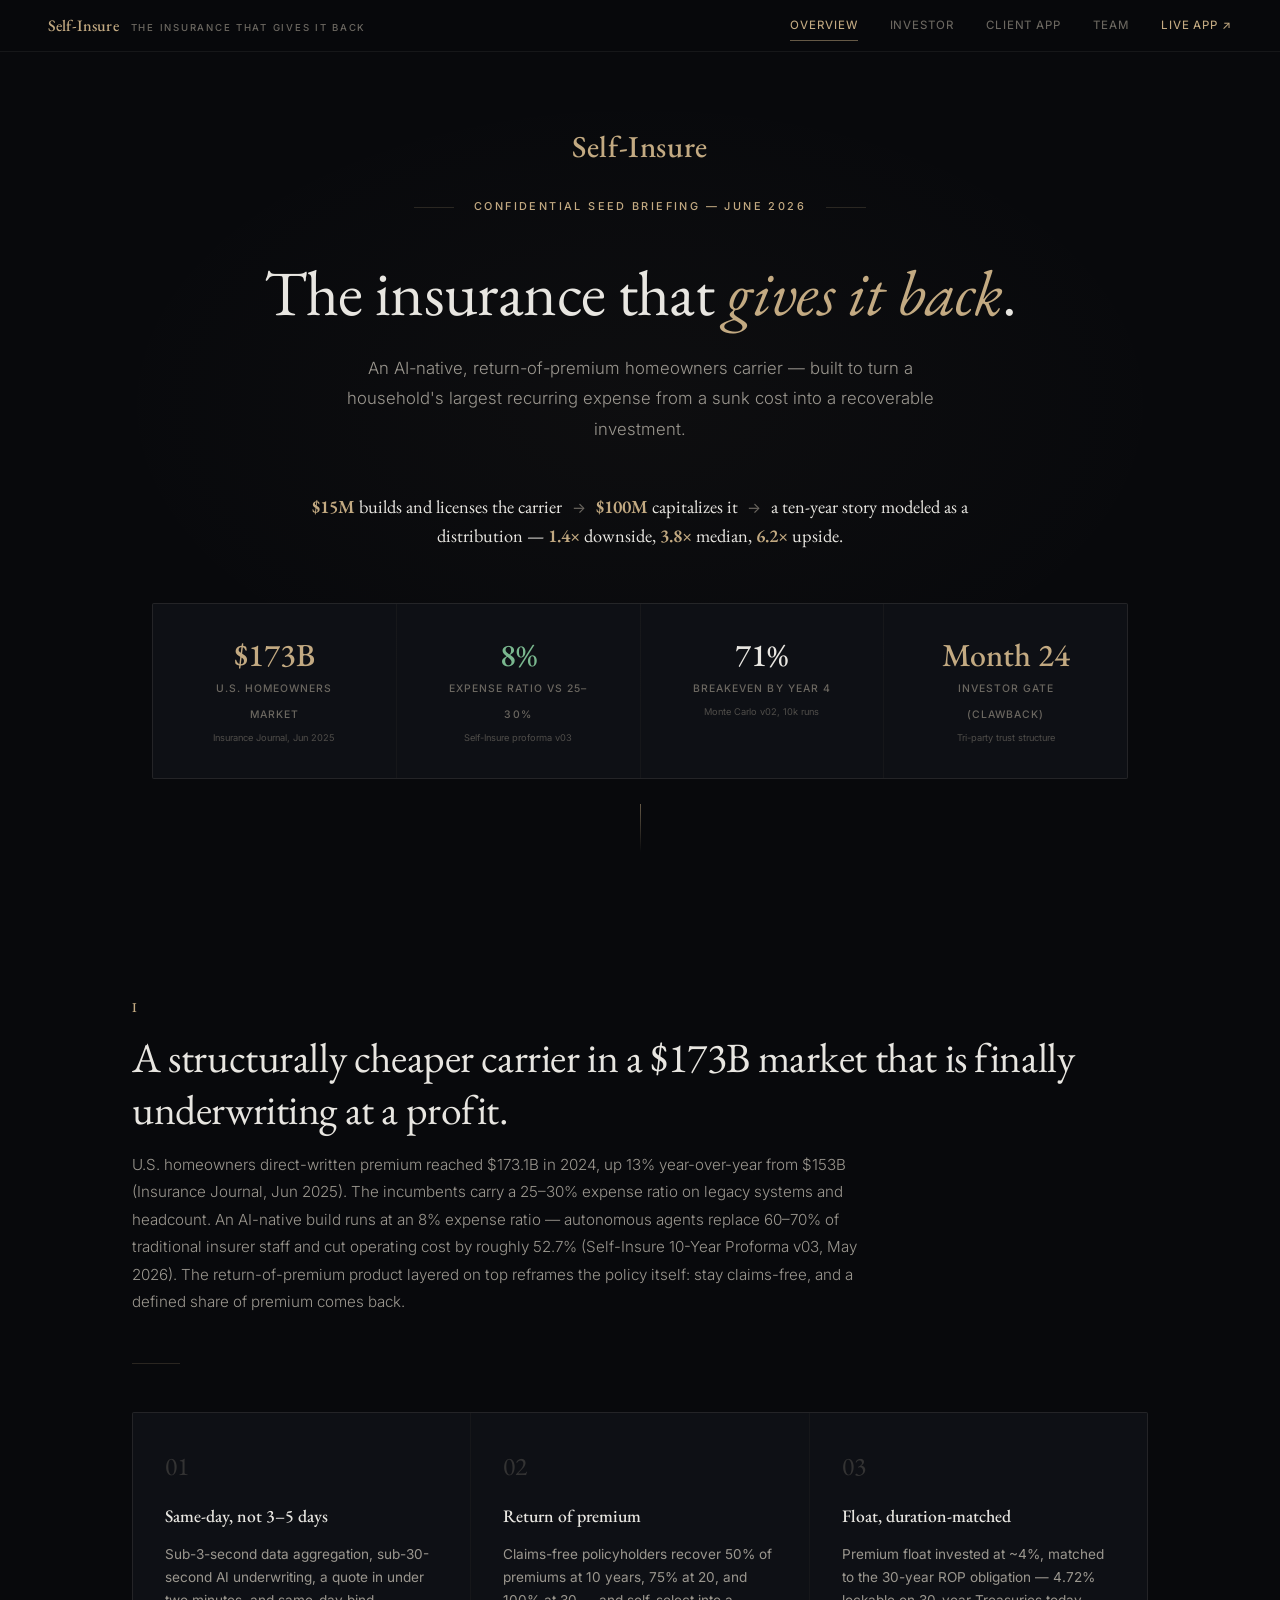
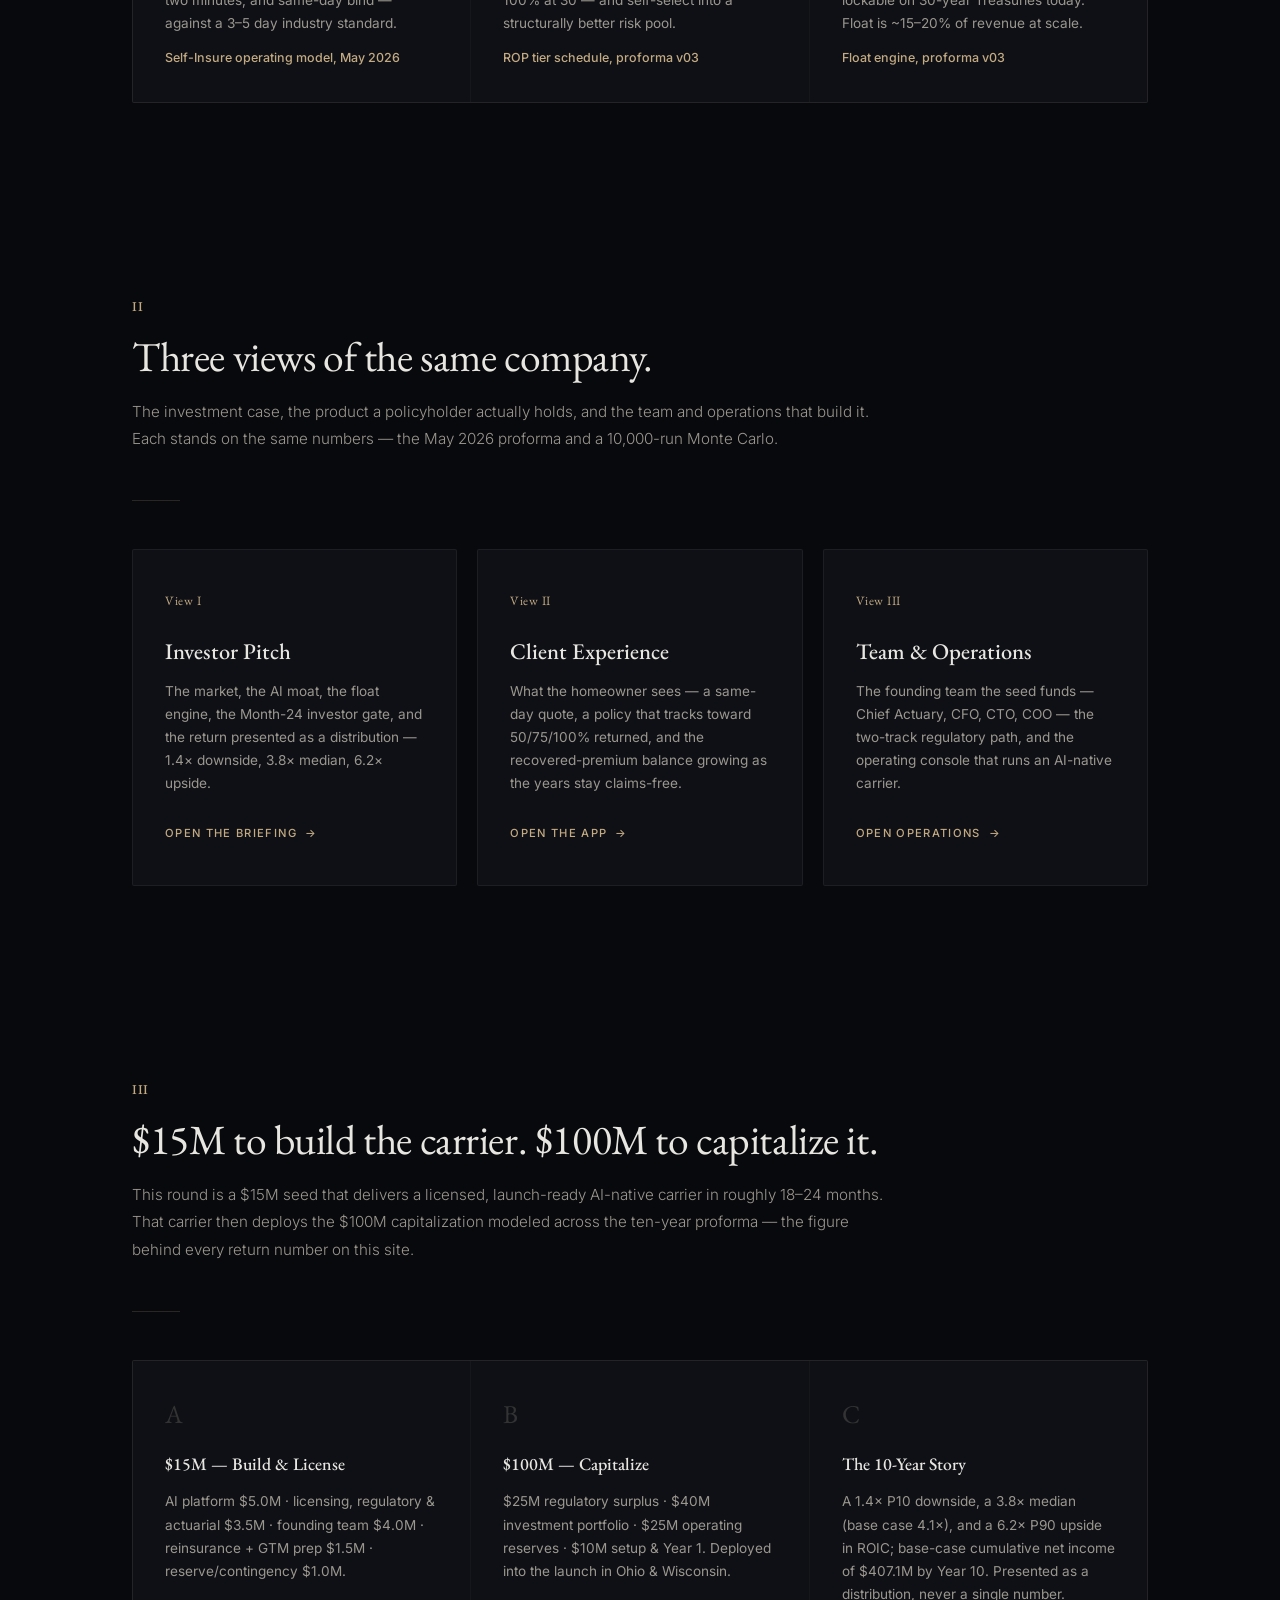
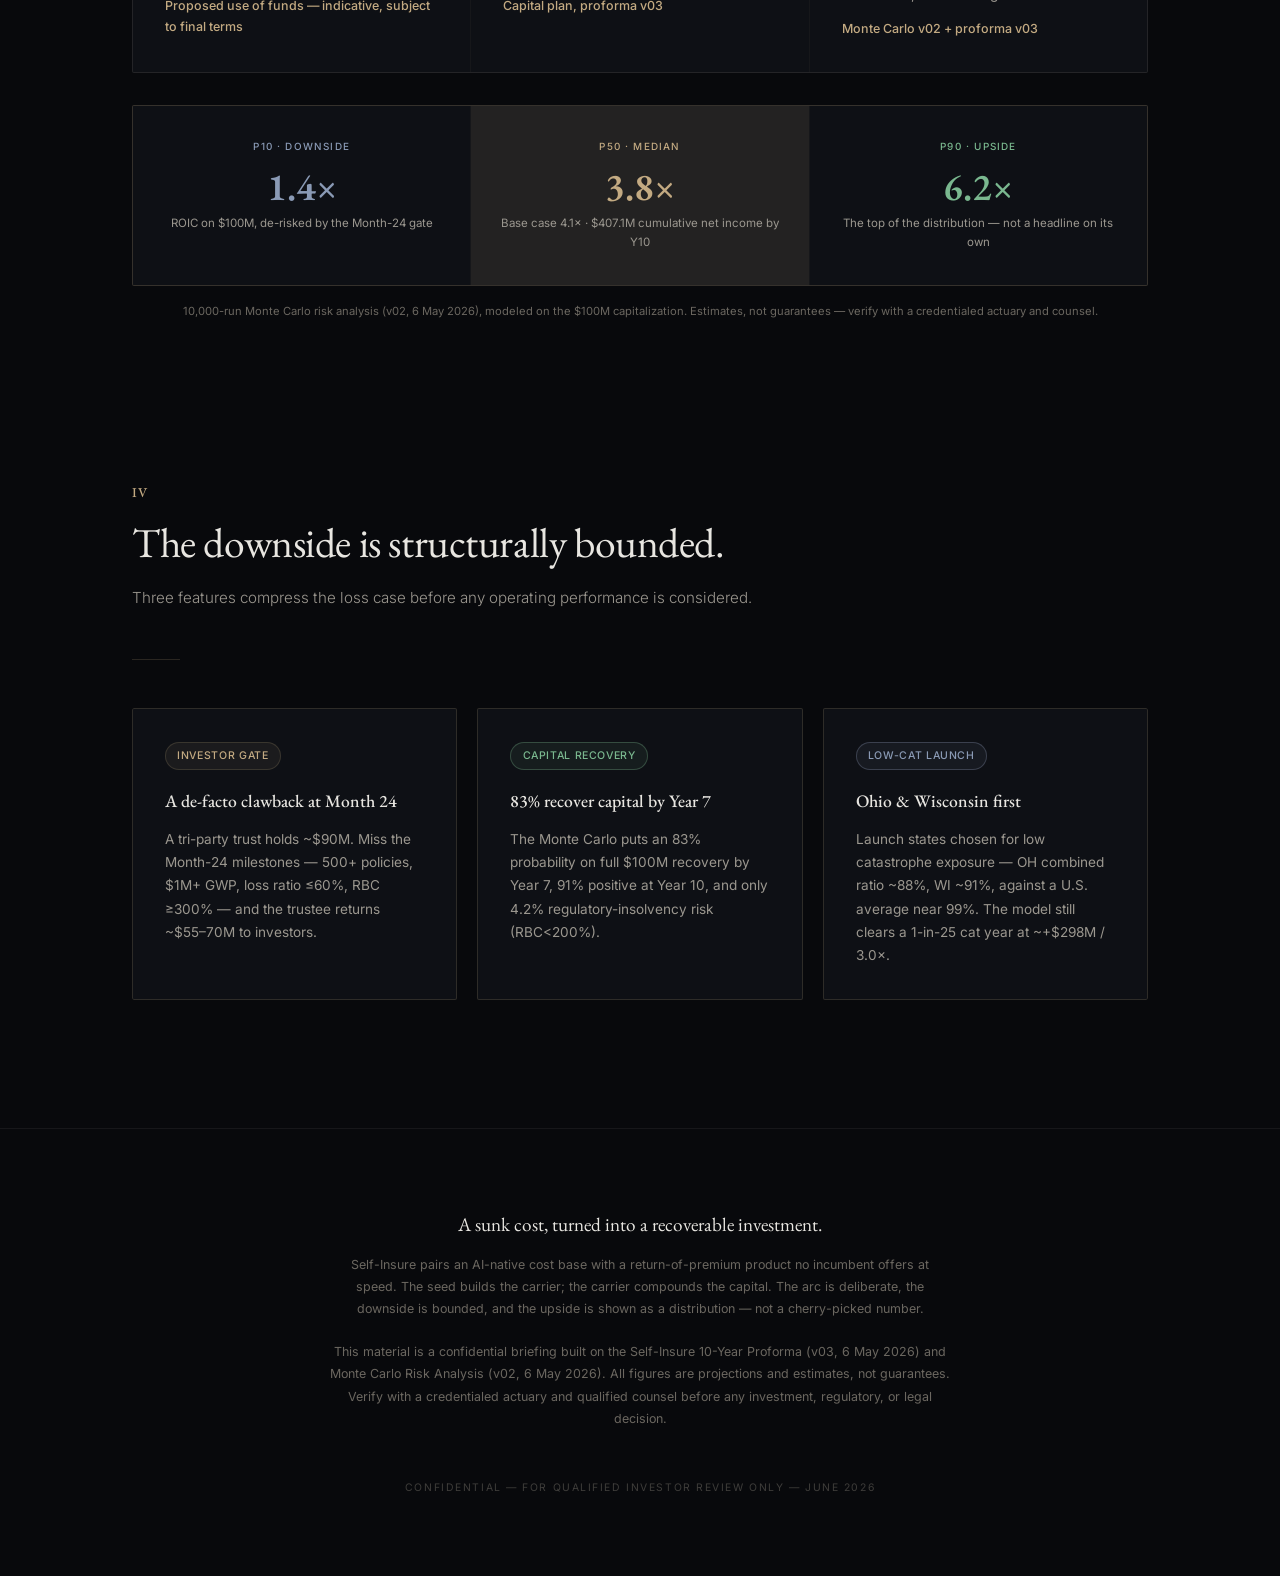
<file: demo/index.html>
<!DOCTYPE html>
<html lang="en">
<head>
<meta charset="UTF-8">
<meta name="viewport" content="width=device-width, initial-scale=1.0">
<title>Self-Insure — The Insurance That Gives It Back</title>
<meta name="description" content="An AI-native return-of-premium homeowners carrier. A $15M seed builds and licenses the carrier; $100M capitalizes it. A modeled return distribution of 1.4x (P10) to 6.2x (P90), 3.8x median.">
<link rel="preconnect" href="https://fonts.googleapis.com">
<link rel="preconnect" href="https://fonts.gstatic.com" crossorigin>
<link rel="stylesheet" href="styles.css">
</head>
<body>

<a class="skip-link" href="#main">Skip to content</a>

<!-- ═══════════════════════ PERSISTENT TOP NAV ═══════════════════════ -->
<nav class="nav">
  <a class="wm" href="index.html">Self-Insure<span class="tag">The Insurance That Gives It Back</span></a>
  <div class="nav-links">
    <a href="index.html">Overview</a>
    <a href="investor.html">Investor</a>
    <a href="app.html">Client App</a>
    <a href="team.html">Team</a>
    <a href="https://self-insure-portal.vercel.app" target="_blank" rel="noopener" style="color:var(--gold);">Live app ↗</a>
  </div>
</nav>

<!-- ═══════════════════════ HERO ═══════════════════════ -->
<header class="hero" id="main">
  <div class="wordmark">Self-Insure</div>
  <div class="hero-label">Confidential Seed Briefing — June 2026</div>
  <h1>The insurance that <em>gives it back</em>.</h1>
  <p class="sub">An AI-native, return-of-premium homeowners carrier — built to turn a household's largest recurring expense from a sunk cost into a recoverable investment.</p>

  <p class="arc">
    <strong>$15M</strong> builds and licenses the carrier <span class="arc-arrow">→</span>
    <strong>$100M</strong> capitalizes it <span class="arc-arrow">→</span>
    a ten-year story modeled as a distribution — <strong>1.4&times;</strong> downside, <strong>3.8&times;</strong> median, <strong>6.2&times;</strong> upside.
  </p>

  <!-- TIGHT METRICS STRIP -->
  <div class="metrics">
    <div class="metric">
      <span class="v color-gold">$173B</span>
      <span class="l">U.S. Homeowners Market</span>
      <span class="src">Insurance Journal, Jun 2025</span>
    </div>
    <div class="metric">
      <span class="v color-pos">8%</span>
      <span class="l">Expense Ratio vs 25–30%</span>
      <span class="src">Self-Insure proforma v03</span>
    </div>
    <div class="metric">
      <span class="v">71%</span>
      <span class="l">Breakeven by Year 4</span>
      <span class="src">Monte Carlo v02, 10k runs</span>
    </div>
    <div class="metric">
      <span class="v color-gold">Month 24</span>
      <span class="l">Investor Gate (Clawback)</span>
      <span class="src">Tri-party trust structure</span>
    </div>
  </div>

  <div class="scroll-line"></div>
</header>

<!-- ═══════════════════════ THESIS ═══════════════════════ -->
<section class="section" id="thesis">
  <div class="sn">I</div>
  <h2 class="st">A structurally cheaper carrier in a $173B market that is finally underwriting at a profit.</h2>
  <p class="sd sd--wide">U.S. homeowners direct-written premium reached $173.1B in 2024, up 13% year-over-year from $153B (Insurance Journal, Jun 2025). The incumbents carry a 25–30% expense ratio on legacy systems and headcount. An AI-native build runs at an 8% expense ratio — autonomous agents replace 60–70% of traditional insurer staff and cut operating cost by roughly 52.7% (Self-Insure 10-Year Proforma v03, May 2026). The return-of-premium product layered on top reframes the policy itself: stay claims-free, and a defined share of premium comes back.</p>
  <div class="rule"></div>

  <div class="grid-3">
    <div class="gc">
      <div class="cn">01</div>
      <h3>Same-day, not 3–5 days</h3>
      <p>Sub-3-second data aggregation, sub-30-second AI underwriting, a quote in under two minutes, and same-day bind — against a 3–5 day industry standard.</p>
      <span class="fig">Self-Insure operating model, May 2026</span>
    </div>
    <div class="gc">
      <div class="cn">02</div>
      <h3>Return of premium</h3>
      <p>Claims-free policyholders recover 50% of premiums at 10 years, 75% at 20, and 100% at 30 — and self-select into a structurally better risk pool.</p>
      <span class="fig">ROP tier schedule, proforma v03</span>
    </div>
    <div class="gc">
      <div class="cn">03</div>
      <h3>Float, duration-matched</h3>
      <p>Premium float invested at ~4%, matched to the 30-year ROP obligation — 4.72% lockable on 30-year Treasuries today. Float is ~15–20% of revenue at scale.</p>
      <span class="fig">Float engine, proforma v03</span>
    </div>
  </div>
</section>

<!-- ═══════════════════════ THE THREE LAYERS (CHOOSER) ═══════════════════════ -->
<section class="section" id="explore">
  <div class="sn">II</div>
  <h2 class="st">Three views of the same company.</h2>
  <p class="sd sd--wide">The investment case, the product a policyholder actually holds, and the team and operations that build it. Each stands on the same numbers — the May 2026 proforma and a 10,000-run Monte Carlo.</p>
  <div class="rule"></div>

  <div class="chooser">
    <a class="choose-card" href="investor.html">
      <div class="cc-n">View I</div>
      <h3>Investor Pitch</h3>
      <p>The market, the AI moat, the float engine, the Month-24 investor gate, and the return presented as a distribution — 1.4&times; downside, 3.8&times; median, 6.2&times; upside.</p>
      <span class="cc-go">Open the briefing</span>
    </a>
    <a class="choose-card" href="app.html">
      <div class="cc-n">View II</div>
      <h3>Client Experience</h3>
      <p>What the homeowner sees — a same-day quote, a policy that tracks toward 50/75/100% returned, and the recovered-premium balance growing as the years stay claims-free.</p>
      <span class="cc-go">Open the app</span>
    </a>
    <a class="choose-card" href="team.html">
      <div class="cc-n">View III</div>
      <h3>Team &amp; Operations</h3>
      <p>The founding team the seed funds — Chief Actuary, CFO, CTO, COO — the two-track regulatory path, and the operating console that runs an AI-native carrier.</p>
      <span class="cc-go">Open operations</span>
    </a>
  </div>
</section>

<!-- ═══════════════════════ THE ARC (RAISE) ═══════════════════════ -->
<section class="section" id="arc">
  <div class="sn">III</div>
  <h2 class="st">$15M to build the carrier. $100M to capitalize it.</h2>
  <p class="sd sd--wide">This round is a $15M seed that delivers a licensed, launch-ready AI-native carrier in roughly 18–24 months. That carrier then deploys the $100M capitalization modeled across the ten-year proforma — the figure behind every return number on this site.</p>
  <div class="rule"></div>

  <div class="grid-3 mb-6">
    <div class="gc">
      <div class="cn">A</div>
      <h3>$15M — Build &amp; License</h3>
      <p>AI platform $5.0M · licensing, regulatory &amp; actuarial $3.5M · founding team $4.0M · reinsurance + GTM prep $1.5M · reserve/contingency $1.0M.</p>
      <span class="fig">Proposed use of funds — indicative, subject to final terms</span>
    </div>
    <div class="gc">
      <div class="cn">B</div>
      <h3>$100M — Capitalize</h3>
      <p>$25M regulatory surplus · $40M investment portfolio · $25M operating reserves · $10M setup &amp; Year 1. Deployed into the launch in Ohio &amp; Wisconsin.</p>
      <span class="fig">Capital plan, proforma v03</span>
    </div>
    <div class="gc">
      <div class="cn">C</div>
      <h3>The 10-Year Story</h3>
      <p>A 1.4&times; P10 downside, a 3.8&times; median (base case 4.1&times;), and a 6.2&times; P90 upside in ROIC; base-case cumulative net income of $407.1M by Year 10. Presented as a distribution, never a single number.</p>
      <span class="fig">Monte Carlo v02 + proforma v03</span>
    </div>
  </div>

  <!-- DISTRIBUTION STAT ROW -->
  <div class="dist-row">
    <div class="dist-cell is-down">
      <div class="dc-label">P10 · Downside</div>
      <div class="dc-v">1.4&times;</div>
      <div class="dc-sub">ROIC on $100M, de-risked by the Month-24 gate</div>
    </div>
    <div class="dist-cell is-median">
      <div class="dc-label">P50 · Median</div>
      <div class="dc-v">3.8&times;</div>
      <div class="dc-sub">Base case 4.1&times; · $407.1M cumulative net income by Y10</div>
    </div>
    <div class="dist-cell is-up">
      <div class="dc-label">P90 · Upside</div>
      <div class="dc-v">6.2&times;</div>
      <div class="dc-sub">The top of the distribution — not a headline on its own</div>
    </div>
  </div>
  <p class="dist-caption">10,000-run Monte Carlo risk analysis (v02, 6 May 2026), modeled on the $100M capitalization. Estimates, not guarantees — verify with a credentialed actuary and counsel.</p>
</section>

<!-- ═══════════════════════ DE-RISKERS STRIP ═══════════════════════ -->
<section class="section section--tight" id="derisk">
  <div class="sn">IV</div>
  <h2 class="st">The downside is structurally bounded.</h2>
  <p class="sd sd--wide">Three features compress the loss case before any operating performance is considered.</p>
  <div class="rule"></div>

  <div class="grid-gap grid-3">
    <div class="card card--accent">
      <span class="pill">Investor Gate</span>
      <h3>A de-facto clawback at Month 24</h3>
      <p>A tri-party trust holds ~$90M. Miss the Month-24 milestones — 500+ policies, $1M+ GWP, loss ratio ≤60%, RBC ≥300% — and the trustee returns ~$55–70M to investors.</p>
    </div>
    <div class="card card--accent">
      <span class="pill pill--pos">Capital Recovery</span>
      <h3>83% recover capital by Year 7</h3>
      <p>The Monte Carlo puts an 83% probability on full $100M recovery by Year 7, 91% positive at Year 10, and only 4.2% regulatory-insolvency risk (RBC&lt;200%).</p>
    </div>
    <div class="card card--accent">
      <span class="pill pill--neut">Low-Cat Launch</span>
      <h3>Ohio &amp; Wisconsin first</h3>
      <p>Launch states chosen for low catastrophe exposure — OH combined ratio ~88%, WI ~91%, against a U.S. average near 99%. The model still clears a 1-in-25 cat year at ~+$298M / 3.0&times;.</p>
    </div>
  </div>
</section>

<!-- ═══════════════════════ FOOTER ═══════════════════════ -->
<footer class="footer">
  <div class="cl">A sunk cost, turned into a recoverable investment.</div>
  <p>Self-Insure pairs an AI-native cost base with a return-of-premium product no incumbent offers at speed. The seed builds the carrier; the carrier compounds the capital. The arc is deliberate, the downside is bounded, and the upside is shown as a distribution — not a cherry-picked number.</p>
  <p>This material is a confidential briefing built on the Self-Insure 10-Year Proforma (v03, 6 May 2026) and Monte Carlo Risk Analysis (v02, 6 May 2026). All figures are projections and estimates, not guarantees. Verify with a credentialed actuary and qualified counsel before any investment, regulatory, or legal decision.</p>
  <div class="conf">Confidential — For Qualified Investor Review Only — June 2026</div>
</footer>

<script src="app.js"></script>
</body>
</html>
</file>
<file: demo/styles.css>
/* ============================================================================
   SELF-INSURE — CANONICAL DESIGN SYSTEM
   "the insurance that gives it back"
   ----------------------------------------------------------------------------
   Swiss-watch house style. Dark editorial. Flat. Signature gold #c3aa82.
   EB Garamond (display) + Inter (UI/data). Muted semantics only.
   Source of truth: workspace HOUSE_STYLE.md + v10 investor deck token block.
   This file is the shared stylesheet for every page (index / investor /
   app / team). All build agents MUST reuse these classes — see DESIGN-SPEC.md.
   ============================================================================ */

/* ─── FONTS ─── */
@import url('https://fonts.googleapis.com/css2?family=EB+Garamond:ital,wght@0,400;0,500;0,600;0,700;1,400&family=Inter:wght@300;400;450;500;600;700&display=swap');

/* ─── RESET ─── */
*, *::before, *::after { margin: 0; padding: 0; box-sizing: border-box; }

/* ─── TOKENS ─── */
:root {
  /* Surfaces */
  --bg: #08090c;
  --surface: #0e1015;
  --surface2: #141720;

  /* Borders / hairlines */
  --border: rgba(255,255,255,0.06);
  --border-accent: rgba(195,170,130,0.18);

  /* Text */
  --text: #e8e6e1;
  --text-secondary: #9b978f;
  --text-tertiary: #6b6760;

  /* Signature gold */
  --gold: #c3aa82;
  --gold-dim: rgba(195,170,130,0.5);
  --gold-subtle: rgba(195,170,130,0.08);

  /* Muted semantics ONLY */
  --positive: #7ab88f;
  --negative: #c47a72;
  --neutral: #8a9ab5;

  /* Type families */
  --serif: 'EB Garamond', Georgia, 'Times New Roman', serif;
  --sans: 'Inter', -apple-system, BlinkMacSystemFont, sans-serif;

  /* Type scale (rem) */
  --fs-micro: 0.62rem;
  --fs-label: 0.68rem;
  --fs-caption: 0.78rem;
  --fs-small: 0.85rem;
  --fs-body: 0.95rem;
  --fs-lead: 1.05rem;
  --fs-h4: 1.1rem;
  --fs-h3: 1.3rem;
  --fs-h2: clamp(1.8rem, 3.5vw, 2.6rem);
  --fs-h1: clamp(2.6rem, 5vw, 4.2rem);
  --fs-display: clamp(2rem, 4vw, 3rem);

  /* Spacing scale */
  --sp-1: 0.25rem;
  --sp-2: 0.5rem;
  --sp-3: 0.75rem;
  --sp-4: 1rem;
  --sp-5: 1.5rem;
  --sp-6: 2rem;
  --sp-7: 2.5rem;
  --sp-8: 3rem;
  --sp-9: 4rem;
  --sp-10: 6rem;

  /* Radii — flat, restrained */
  --r-sm: 1px;
  --r: 2px;
  --r-md: 4px;

  /* Layout */
  --maxw: 1080px;
  --nav-h: 52px;
}

/* ─── BASE ─── */
html { scroll-behavior: smooth; }

body {
  font-family: var(--sans);
  background: var(--bg);
  color: var(--text);
  line-height: 1.7;
  font-size: 15px;
  font-weight: 400;
  -webkit-font-smoothing: antialiased;
  text-rendering: optimizeLegibility;
}

::selection { background: rgba(195,170,130,0.25); }

a { color: inherit; text-decoration: none; }

/* Skip-link — visually hidden until focused, for keyboard users */
.skip-link {
  position: absolute; left: 0.75rem; top: -3rem; z-index: 200;
  background: var(--surface2); color: var(--gold);
  border: 1px solid var(--border-accent); border-radius: 2px;
  padding: 0.55rem 1rem; font-size: 0.7rem; font-weight: 500;
  letter-spacing: 0.08em; text-transform: uppercase;
  transition: top 0.2s ease;
}
.skip-link:focus { top: 0.75rem; outline: none; }

/* Utility text colors */
.color-gold { color: var(--gold); }
.color-pos  { color: var(--positive); }
.color-neg  { color: var(--negative); }
.color-neut { color: var(--neutral); }
.color-sec  { color: var(--text-secondary); }
.color-ter  { color: var(--text-tertiary); }
.serif { font-family: var(--serif); }
.sans  { font-family: var(--sans); }
.tnum  { font-variant-numeric: tabular-nums; }
.center { text-align: center; }
.muted-cap { font-size: var(--fs-micro); text-transform: uppercase; letter-spacing: 0.12em; color: var(--text-tertiary); font-weight: 500; }

/* ============================================================================
   PERSISTENT TOP NAV
   ========================================================================== */
.nav {
  position: fixed; top: 0; left: 0; right: 0; z-index: 100;
  height: var(--nav-h);
  background: rgba(8,9,12,0.92);
  backdrop-filter: blur(24px);
  -webkit-backdrop-filter: blur(24px);
  border-bottom: 1px solid var(--border);
  padding: 0 3rem;
  display: flex; align-items: center; justify-content: space-between;
}
.nav .wm {
  font-family: var(--serif);
  font-size: 1rem;
  color: var(--gold);
  font-weight: 500;
  letter-spacing: 0.01em;
}
.nav .wm .tag {
  font-family: var(--sans);
  font-size: 0.6rem;
  letter-spacing: 0.18em;
  text-transform: uppercase;
  color: var(--text-tertiary);
  margin-left: 0.75rem;
  font-weight: 500;
}
.nav-links { display: flex; gap: 2rem; align-items: center; }
.nav-links a {
  color: var(--text-tertiary);
  font-size: 0.72rem;
  font-weight: 450;
  letter-spacing: 0.08em;
  text-transform: uppercase;
  transition: color 0.2s;
  position: relative;
  padding: 0.25rem 0;
}
.nav-links a:hover { color: var(--text); }
.nav-links a.active { color: var(--gold); }
.nav-links a.active::after {
  content: ''; position: absolute; left: 0; right: 0; bottom: -2px;
  height: 1px; background: var(--gold-dim);
}
/* spacer to offset fixed nav when a page starts with content (not a full hero) */
.nav-offset { height: var(--nav-h); }
@media (max-width: 768px) {
  .nav { padding: 0 1.25rem; }
  .nav-links { gap: 1.1rem; }
  .nav-links a { font-size: 0.62rem; letter-spacing: 0.05em; }
  .nav .wm .tag { display: none; }
}

/* ============================================================================
   LAYOUT — SECTIONS + ROMAN-NUMERAL HEADERS
   ========================================================================== */
.section { max-width: var(--maxw); margin: 0 auto; padding: 6rem 2rem; }
.section--tight { padding: 4rem 2rem; }
.section--wide { max-width: 1240px; }

/* ============================================================================
   SHARED LONG-FORM PAGE PRIMITIVES
   ----------------------------------------------------------------------------
   Promoted from the investor/team page <style> blocks so both long-form pages
   compose from one definition (DESIGN-SPEC §intro). Do NOT re-declare these in
   a page's inline <style>.
   ========================================================================== */

/* secondary section rail (hero footer nav) */
.sub-rail { display: flex; flex-wrap: wrap; gap: 0.6rem 1.4rem; justify-content: center;
  margin-top: 2.5rem; position: relative; z-index: 1; }
.sub-rail a { font-size: 0.62rem; letter-spacing: 0.1em; text-transform: uppercase;
  color: var(--text-tertiary); font-weight: 500; transition: color 0.2s; }
.sub-rail a:hover { color: var(--gold); }
.sub-rail .sep { color: var(--border-accent); }

/* lead paragraph — the one intro lede per column. Uses --fs-lead (1.05rem);
   reserve .sd / .sd--wide (0.95rem) for the section-deck thesis paragraph. */
.lede { font-size: var(--fs-lead); color: var(--text-secondary); max-width: 760px;
  line-height: 1.85; font-weight: 300; margin-bottom: 2.5rem; }
.lede strong { color: var(--text); font-weight: 500; }

/* two-column long-form layout */
.two-col { display: grid; grid-template-columns: 1.25fr 1fr; gap: 2.5rem; align-items: start; }
.two-col.flip { grid-template-columns: 1fr 1.25fr; }
.two-col.even { grid-template-columns: 1fr 1fr; }
@media (max-width: 880px) { .two-col, .two-col.flip, .two-col.even { grid-template-columns: 1fr; } }

/* 4-up stat grid (hairline-separated) */
.stat-grid-4 { display: grid; grid-template-columns: repeat(4, 1fr); gap: 1px;
  background: var(--border); border: 1px solid var(--border); border-radius: 2px; overflow: hidden; }
@media (max-width: 768px) { .stat-grid-4 { grid-template-columns: 1fr 1fr; } }

/* small uppercase column label */
.lbl { font-size: 0.66rem; text-transform: uppercase; letter-spacing: 0.14em;
  color: var(--text-tertiary); font-weight: 500; margin-bottom: 1rem; }

/* margin utilities */
.mt-1 { margin-top: 1rem; } .mt-2 { margin-top: 2rem; } .mt-3 { margin-top: 3rem; }
.mt-4 { margin-top: 1rem; }
.mb-2 { margin-bottom: 2rem; } .mb-3 { margin-bottom: 3rem; }
.mb-6 { margin-bottom: 2rem; }

/* ── cost ladder (combined-ratio / cost decomposition table) ──
   The single canonical .ladder used on investor + team. The app's milestone
   timeline is a different component named .rop-ladder (do not reuse .ladder). */
.ladder { display: flex; flex-direction: column; gap: 1px; background: var(--border);
  border: 1px solid var(--border); border-radius: 2px; overflow: hidden; }
.ladder-row { display: grid; grid-template-columns: 1.4fr 0.7fr 1.1fr; gap: 1rem;
  background: var(--surface); padding: 0.95rem 1.5rem; align-items: baseline; }
.ladder-row.head { background: var(--surface2); }
.ladder-row.head span { font-size: 0.64rem; text-transform: uppercase; letter-spacing: 0.1em;
  color: var(--text-tertiary); font-weight: 500; }
.ladder-row .lr-k { font-size: 0.86rem; color: var(--text); }
.ladder-row .lr-a { font-family: var(--serif); font-size: 1.05rem; text-align: right;
  font-variant-numeric: tabular-nums; }
.ladder-row.total { background: var(--surface2); border-top: 1px solid var(--border-accent); }
.ladder-row.total .lr-k { font-weight: 600; }

/* ── gold-tinted callout bands (Month-24 gate, trust-coverage) ──
   one definition, shared by investor + team. */
.gate-band, .cov-band { border: 1px solid var(--border-accent); border-radius: 2px;
  background: var(--gold-subtle); padding: 2rem 2.5rem; }
.gate-band .gb-grid, .cov-band .cov-grid {
  display: grid; grid-template-columns: repeat(4, 1fr); gap: 1.5rem; margin-top: 1.5rem; }
@media (max-width: 768px) { .gate-band .gb-grid, .cov-band .cov-grid { grid-template-columns: 1fr 1fr; } }
.gate-band .gb-item .gb-v, .cov-band .cov-item .cv-v {
  font-family: var(--serif); font-size: 1.5rem; color: var(--gold); font-weight: 500; }
.gate-band .gb-item .gb-l, .cov-band .cov-item .cv-l {
  font-size: 0.72rem; color: var(--text-secondary); margin-top: 0.2rem; line-height: 1.5; }

/* ── three-step arc flow (the raise: $15M → $100M → return) ── */
.arc-flow { display: grid; grid-template-columns: 1fr auto 1fr auto 1fr; align-items: center;
  gap: 1rem; margin-top: 2rem; }
.arc-step { background: var(--surface); border: 1px solid var(--border); border-radius: 2px;
  padding: 1.5rem 1.5rem; text-align: center; }
.arc-step.is-mid { border-color: var(--border-accent); background: var(--gold-subtle); }
.arc-step .as-n { font-family: var(--serif); font-size: 1.9rem; color: var(--gold); font-weight: 500; line-height: 1; }
.arc-step .as-l { font-size: 0.72rem; color: var(--text-secondary); margin-top: 0.5rem; line-height: 1.5; }
.arc-arrow { color: var(--gold-dim); font-size: 1.2rem; text-align: center; }
@media (max-width: 768px) {
  .arc-flow { grid-template-columns: 1fr; }
  .arc-arrow { transform: rotate(90deg); padding: 0.25rem 0; }
}

/* ── use-of-funds rows (legend dot + label + figure) ── */
.uof-row { display: grid; grid-template-columns: auto 1fr auto; gap: 1rem; align-items: center;
  padding: 0.85rem 0; border-bottom: 1px solid var(--border); }
.uof-row:last-child { border-bottom: none; }
.uof-row .uf-dot { width: 9px; height: 9px; border-radius: 2px; }
.uof-row .uf-k { font-size: 0.86rem; color: var(--text); }
.uof-row .uf-k small { display: block; font-size: 0.72rem; color: var(--text-tertiary); margin-top: 1px; }
.uof-row .uf-v { font-family: var(--serif); font-size: 1.1rem; color: var(--gold); font-variant-numeric: tabular-nums; }

/* Roman-numeral section header w/ fine gold rule */
.sn {
  font-family: var(--serif);
  font-size: 0.85rem;
  color: var(--gold);
  margin-bottom: 0.75rem;
  font-weight: 500;
  letter-spacing: 0.04em;
}
.st {
  font-family: var(--serif);
  font-size: var(--fs-h2);
  font-weight: 400;
  line-height: 1.25;
  margin-bottom: 1rem;
  letter-spacing: -0.01em;
}
.sd {
  font-size: var(--fs-body);
  color: var(--text-secondary);
  max-width: 640px;
  margin-bottom: 3rem;
  font-weight: 300;
  line-height: 1.8;
}
.sd--wide { max-width: 760px; }
.rule { width: 48px; height: 1px; background: var(--border-accent); margin-bottom: 3rem; }
.rule--full { width: 100%; }

/* Eyebrow label */
.eyebrow {
  font-size: 0.68rem; font-weight: 500; letter-spacing: 0.22em;
  text-transform: uppercase; color: var(--gold);
}

/* ============================================================================
   HERO
   ========================================================================== */
.hero {
  min-height: 100vh;
  display: flex; flex-direction: column;
  justify-content: center; align-items: center; text-align: center;
  padding: 6rem 2rem; position: relative;
}
.hero::before {
  content: ''; position: absolute; inset: 0;
  background: radial-gradient(ellipse 60% 50% at 50% 45%, rgba(195,170,130,0.03) 0%, transparent 70%);
  pointer-events: none;
}
.hero-label {
  font-size: 0.68rem; font-weight: 500; letter-spacing: 0.22em;
  text-transform: uppercase; color: var(--gold);
  margin-bottom: 2.5rem; position: relative; z-index: 1;
}
.hero-label::before, .hero-label::after {
  content: ''; display: inline-block; width: 40px; height: 1px;
  background: var(--border-accent); vertical-align: middle; margin: 0 1.25rem;
}
.hero h1 {
  font-family: var(--serif);
  font-size: var(--fs-h1);
  font-weight: 400; line-height: 1.15; color: var(--text);
  max-width: 860px; margin-bottom: 1.5rem;
  position: relative; z-index: 1; letter-spacing: -0.01em;
}
.hero h1 em { font-style: italic; color: var(--gold); }
.hero .sub {
  font-size: 1.05rem; color: var(--text-secondary); max-width: 600px;
  margin: 0 auto 3rem; font-weight: 300; line-height: 1.8;
  position: relative; z-index: 1;
}
.hero .arc {
  font-family: var(--serif);
  font-size: 1.15rem; color: var(--text); max-width: 680px;
  margin: 0 auto 3.25rem; line-height: 1.6;
  position: relative; z-index: 1;
}
.hero .arc strong { color: var(--gold); font-weight: 600; }
/* inline connective arrow in the serif hero arc — lighter, sans, intentional */
.hero .arc .arc-arrow { font-family: var(--sans); color: var(--text-tertiary); font-size: 0.8em; padding: 0 0.4em; line-height: 1; transform: none; }
.scroll-line {
  position: absolute; bottom: 3rem; left: 50%; width: 1px; height: 48px;
  background: linear-gradient(to bottom, var(--gold-dim), transparent);
  animation: scrollFade 2.5s ease-in-out infinite;
}
@keyframes scrollFade { 0%, 100% { opacity: 0.3; transform: scaleY(0.5); } 50% { opacity: 0.8; transform: scaleY(1); } }

/* Brand wordmark (hero) */
.wordmark {
  font-family: var(--serif);
  font-size: clamp(1.4rem, 2.5vw, 1.9rem);
  color: var(--gold); font-weight: 500; letter-spacing: 0.02em;
  margin-bottom: 1.5rem; position: relative; z-index: 1;
}
.wordmark .dot { color: var(--text-tertiary); }

/* ============================================================================
   METRICS STRIP
   ========================================================================== */
.metrics {
  display: flex; gap: 1px; background: var(--border);
  border: 1px solid var(--border); border-radius: 2px; overflow: hidden;
  position: relative; z-index: 1;
}
.metric { padding: 2rem 2.5rem; background: var(--surface); text-align: center; min-width: 180px; flex: 1; }
.metric .v { font-family: var(--serif); font-size: 2rem; font-weight: 500; display: block; line-height: 1.2; }
.metric .l { font-size: 0.65rem; color: var(--text-tertiary); text-transform: uppercase; letter-spacing: 0.1em; margin-top: 0.4rem; font-weight: 500; }
.metric .src { font-size: 0.58rem; color: var(--text-tertiary); opacity: 0.7; margin-top: 0.3rem; display: block; font-weight: 400; letter-spacing: 0; text-transform: none; }
@media (max-width: 768px) { .metrics { flex-direction: column; } .metric { min-width: auto; } }

/* ============================================================================
   GRID CARDS (numbered detail cards)
   ========================================================================== */
.grid-2, .grid-3, .grid-4 {
  display: grid; gap: 1px; background: var(--border);
  border: 1px solid var(--border); border-radius: 2px; overflow: hidden;
}
.grid-2 { grid-template-columns: 1fr 1fr; }
.grid-3 { grid-template-columns: repeat(3, 1fr); }
.grid-4 { grid-template-columns: repeat(4, 1fr); }
@media (max-width: 768px) {
  .grid-3, .grid-4 { grid-template-columns: 1fr; }
  .grid-2 { grid-template-columns: 1fr; }
}
/* gapless grid variant (cards manage own borders) */
.grid-gap { display: grid; gap: 1.25rem; }
.grid-gap.grid-3 { grid-template-columns: repeat(3, 1fr); background: none; border: none; }
.grid-gap.grid-2 { grid-template-columns: 1fr 1fr; background: none; border: none; }
@media (max-width: 768px) { .grid-gap.grid-3, .grid-gap.grid-2 { grid-template-columns: 1fr; } }

.gc { background: var(--surface); padding: 2rem; transition: background 0.3s; }
.gc:hover { background: var(--surface2); }
.gc .cn { font-family: var(--serif); font-size: 1.6rem; color: var(--text-tertiary); font-weight: 400; margin-bottom: 0.75rem; opacity: 0.4; }
.gc h3 { font-family: var(--serif); font-size: 1.1rem; font-weight: 500; margin-bottom: 0.75rem; }
.gc p { color: var(--text-secondary); font-size: 0.85rem; line-height: 1.7; }
.gc .fig { display: inline-block; margin-top: 0.75rem; font-size: 0.78rem; color: var(--gold); font-weight: 500; }

/* ============================================================================
   CHOOSER CARDS (entry-screen layer links)
   ========================================================================== */
.chooser { display: grid; grid-template-columns: repeat(3, 1fr); gap: 1.25rem; }
@media (max-width: 768px) { .chooser { grid-template-columns: 1fr; } }
.choose-card {
  display: block; background: var(--surface);
  border: 1px solid var(--border); border-radius: 2px;
  padding: 2.5rem 2rem;
  transition: border-color 0.3s, background 0.3s, transform 0.3s;
}
.choose-card:hover {
  border-color: var(--border-accent);
  background: var(--surface2);
  transform: translateY(-2px);
}
.choose-card .cc-n { font-family: var(--serif); font-size: 0.8rem; color: var(--gold); margin-bottom: 1.25rem; letter-spacing: 0.04em; }
.choose-card h3 { font-family: var(--serif); font-size: 1.4rem; font-weight: 500; margin-bottom: 0.6rem; }
.choose-card p { font-size: 0.85rem; color: var(--text-secondary); line-height: 1.7; margin-bottom: 1.5rem; }
.choose-card .cc-go { font-size: 0.7rem; text-transform: uppercase; letter-spacing: 0.12em; color: var(--gold); font-weight: 500; display: inline-flex; align-items: center; gap: 0.5rem; }
.choose-card .cc-go::after { content: '→'; transition: transform 0.3s; }
.choose-card:hover .cc-go::after { transform: translateX(4px); }

/* ============================================================================
   GENERIC DATA / DETAIL CARD + PANELS
   ========================================================================== */
.card {
  background: var(--surface);
  border: 1px solid var(--border);
  border-radius: 2px;
  padding: 2rem;
}
.card--raised { background: var(--surface2); }
.card--accent { border-color: var(--border-accent); }
.card h3 { font-family: var(--serif); font-size: var(--fs-h4); font-weight: 500; margin-bottom: 0.75rem; }
/* a pill above a card heading gets consistent breathing room (was inline mt:1rem) */
.card .pill + h3 { margin-top: 1rem; }
.card p { font-size: 0.85rem; color: var(--text-secondary); line-height: 1.7; }

.panel-head {
  display: flex; justify-content: space-between; align-items: baseline;
  margin-bottom: 1.5rem; gap: 1rem; flex-wrap: wrap;
}
.panel-head h3 { font-family: var(--serif); font-size: var(--fs-h4); font-weight: 500; }
.panel-head .ph-meta { font-size: 0.68rem; color: var(--text-tertiary); text-transform: uppercase; letter-spacing: 0.08em; }

/* Callout (gold-tinted thesis box) */
.callout {
  border: 1px solid var(--border-accent); border-radius: 2px;
  background: var(--gold-subtle); padding: 2rem 2.5rem; margin: 2rem 0;
}
.callout h3 { font-family: var(--serif); font-size: 1.05rem; font-weight: 500; color: var(--gold); margin-bottom: 0.75rem; }
.callout p { font-size: 0.9rem; color: var(--text-secondary); line-height: 1.8; }
.callout p + p { margin-top: 0.9rem; }
.callout strong { color: var(--text); font-weight: 600; }

/* Source / footnote line (no naked numbers) */
.source-tag { font-size: 0.7rem; color: var(--text-tertiary); font-weight: 450; }
.src-box { border: 1px solid var(--border); border-radius: 2px; background: var(--surface); padding: 2rem 2.5rem; margin-top: 3rem; }
.src-box h4 { font-size: 0.68rem; font-weight: 500; text-transform: uppercase; letter-spacing: 0.12em; color: var(--text-tertiary); margin-bottom: 1rem; }
.src-box ol { padding-left: 1.5rem; color: var(--text-tertiary); font-size: 0.72rem; line-height: 2; }

/* ============================================================================
   METRIC CARD (big stat in a bordered cell)
   ========================================================================== */
.stat-card {
  background: var(--surface); border: 1px solid var(--border); border-radius: 2px;
  padding: 1.75rem; text-align: center;
}
.stat-card .sc-v { font-family: var(--serif); font-size: 1.9rem; font-weight: 600; color: var(--gold); line-height: 1.15; }
.stat-card .sc-v.pos { color: var(--positive); }
.stat-card .sc-v.neg { color: var(--negative); }
.stat-card .sc-v.neut { color: var(--neutral); }
.stat-card .sc-l { font-size: 0.65rem; color: var(--text-tertiary); text-transform: uppercase; letter-spacing: 0.08em; margin-top: 0.4rem; }
.stat-card .sc-note { font-size: 0.7rem; color: var(--text-secondary); margin-top: 0.4rem; line-height: 1.5; }

/* ============================================================================
   PILLS & BADGES
   ========================================================================== */
.pill {
  display: inline-flex; align-items: center; gap: 0.4rem;
  font-size: 0.66rem; font-weight: 500; letter-spacing: 0.06em; text-transform: uppercase;
  padding: 0.25rem 0.7rem; border-radius: 999px;
  border: 1px solid var(--border-accent); color: var(--gold); background: var(--gold-subtle);
}
.pill--pos { color: var(--positive); border-color: rgba(122,184,143,0.3); background: rgba(122,184,143,0.08); }
.pill--neg { color: var(--negative); border-color: rgba(196,122,114,0.3); background: rgba(196,122,114,0.08); }
.pill--neut { color: var(--neutral); border-color: rgba(138,154,181,0.3); background: rgba(138,154,181,0.08); }
.pill--ghost { color: var(--text-tertiary); border-color: var(--border); background: transparent; }
.pill .dot { width: 5px; height: 5px; border-radius: 50%; background: currentColor; display: inline-block; }

.badge {
  display: inline-block; font-size: 0.6rem; font-weight: 600; letter-spacing: 0.1em;
  text-transform: uppercase; padding: 0.18rem 0.55rem; border-radius: 2px;
  background: var(--surface2); color: var(--text-secondary); border: 1px solid var(--border);
}
.badge--gold { color: var(--gold); border-color: var(--border-accent); background: var(--gold-subtle); }
.badge--live { color: var(--positive); border-color: rgba(122,184,143,0.3); }
.badge--live .dot { width: 6px; height: 6px; border-radius: 50%; background: var(--positive); display: inline-block; margin-right: 5px; animation: pulse 2s infinite; vertical-align: middle; }
@keyframes pulse { 0%, 100% { opacity: 0.4; } 50% { opacity: 1; } }

/* ============================================================================
   DATA TABLES
   ========================================================================== */
.table-wrap { border: 1px solid var(--border); border-radius: 2px; overflow-x: auto; background: var(--surface); }
.data-table { width: 100%; border-collapse: collapse; min-width: 600px; }
.data-table th {
  padding: 0.9rem 1.5rem; text-align: left; font-size: 0.68rem; font-weight: 500;
  text-transform: uppercase; letter-spacing: 0.1em; color: var(--text-tertiary);
  background: var(--surface2); border-bottom: 1px solid var(--border); white-space: nowrap;
}
.data-table td { padding: 0.85rem 1.5rem; border-bottom: 1px solid var(--border); font-size: 0.85rem; vertical-align: top; }
.data-table tr:last-child td { border-bottom: none; }
.data-table tbody tr:hover td { background: rgba(195,170,130,0.02); }
.data-table .num { text-align: right; font-variant-numeric: tabular-nums; font-family: var(--serif); }
.data-table .cat { font-weight: 500; color: var(--text); }
.data-table .cat small { font-weight: 400; color: var(--text-tertiary); display: block; margin-top: 2px; font-size: 0.75rem; }
.data-table .row-hl { background: var(--gold-subtle); }
.data-table .row-hl td { font-weight: 600; }
.data-table .total td { background: var(--surface2); border-top: 1px solid var(--border-accent); font-weight: 600; padding: 1rem 1.5rem; }
.data-table .gold { color: var(--gold); }
.data-table .pos { color: var(--positive); }
.data-table .neg { color: var(--negative); }

/* compact dense table */
.data-table--compact th { padding: 0.55rem 0.85rem; font-size: 0.6rem; }
.data-table--compact td { padding: 0.5rem 0.85rem; font-size: 0.74rem; }

/* ============================================================================
   ROP TIER CARDS
   ========================================================================== */
.rop-tiers { display: grid; grid-template-columns: repeat(3, 1fr); gap: 1px; background: var(--border); border: 1px solid var(--border); border-radius: 2px; overflow: hidden; }
@media (max-width: 768px) { .rop-tiers { grid-template-columns: 1fr; } }
.rop-tier { background: var(--surface); padding: 2.25rem 1.75rem; text-align: center; transition: background 0.3s; }
.rop-tier:hover { background: var(--surface2); }
.rop-tier .rt-name { font-size: 0.68rem; text-transform: uppercase; letter-spacing: 0.14em; color: var(--text-tertiary); font-weight: 500; margin-bottom: 1rem; }
.rop-tier .rt-pct { font-family: var(--serif); font-size: 2.6rem; font-weight: 500; color: var(--gold); line-height: 1; }
.rop-tier.is-gold .rt-pct { color: var(--positive); }
.rop-tier .rt-of { font-size: 0.72rem; color: var(--text-secondary); margin-top: 0.4rem; }
.rop-tier .rt-term { font-family: var(--serif); font-size: 1.05rem; color: var(--text); margin-top: 1.25rem; }
.rop-tier .rt-amt { font-size: 0.85rem; color: var(--gold); font-weight: 500; margin-top: 0.35rem; }
.rop-tier .rt-sub { font-size: 0.68rem; color: var(--text-tertiary); margin-top: 0.75rem; }

/* ============================================================================
   DISTRIBUTION STAT ROW (downside / median / upside)
   ========================================================================== */
.dist-row { display: grid; grid-template-columns: repeat(3, 1fr); gap: 1px; background: var(--border); border: 1px solid var(--border-accent); border-radius: 2px; overflow: hidden; }
@media (max-width: 640px) { .dist-row { grid-template-columns: 1fr; } }
.dist-cell { background: var(--surface); padding: 2rem 1.5rem; text-align: center; position: relative; }
.dist-cell.is-median { background: var(--gold-subtle); }
.dist-cell .dc-label { font-size: 0.62rem; text-transform: uppercase; letter-spacing: 0.12em; font-weight: 500; margin-bottom: 0.75rem; }
.dist-cell.is-down .dc-label { color: var(--neutral); }
.dist-cell.is-median .dc-label { color: var(--gold); }
.dist-cell.is-up .dc-label { color: var(--positive); }
.dist-cell .dc-v { font-family: var(--serif); font-size: 2.4rem; font-weight: 600; line-height: 1; }
.dist-cell.is-down .dc-v { color: var(--neutral); }
.dist-cell.is-median .dc-v { color: var(--gold); }
.dist-cell.is-up .dc-v { color: var(--positive); }
.dist-cell .dc-sub { font-size: 0.72rem; color: var(--text-secondary); margin-top: 0.5rem; }
.dist-caption { font-size: 0.7rem; color: var(--text-tertiary); text-align: center; margin-top: 1rem; }

/* ============================================================================
   PROGRESS BARS
   ========================================================================== */
.progress { margin-bottom: 1.1rem; }
.progress-head { display: flex; justify-content: space-between; align-items: baseline; margin-bottom: 0.4rem; }
.progress-head .ph-l { font-size: 0.8rem; color: var(--text-secondary); font-weight: 450; }
.progress-head .ph-v { font-family: var(--serif); font-size: 0.95rem; color: var(--text); font-weight: 500; }
.progress-track { height: 8px; background: var(--surface2); border-radius: 1px; overflow: hidden; }
.progress-fill { height: 100%; border-radius: 1px; width: 0; transition: width 1.4s cubic-bezier(0.16,1,0.3,1); background: var(--gold-dim); }
.progress-fill.pos { background: rgba(122,184,143,0.55); }
.progress-fill.gold { background: rgba(195,170,130,0.6); }
.progress-fill.neut { background: rgba(138,154,181,0.5); }
.progress-fill.neg { background: rgba(196,122,114,0.5); }

/* horizontal labeled bar (probability rows) */
.bar-row { display: flex; align-items: center; gap: 0.75rem; margin-bottom: 0.6rem; }
.bar-row .br-l { width: 150px; text-align: right; font-size: 0.8rem; color: var(--text-secondary); flex-shrink: 0; }
.bar-row .br-l.hi { color: var(--positive); font-weight: 500; }
.bar-row .br-track { flex: 1; height: 22px; background: var(--surface2); border-radius: 1px; overflow: hidden; }
.bar-row .br-fill { height: 100%; display: flex; align-items: center; padding: 0 10px; font-size: 0.65rem; color: rgba(255,255,255,0.8); width: 0; transition: width 1.5s cubic-bezier(0.16,1,0.3,1); border-radius: 1px; }
.bar-row .br-fill.gold { background: rgba(195,170,130,0.4); }
.bar-row .br-fill.pos { background: rgba(122,184,143,0.4); }
.bar-row .br-fill.neut { background: rgba(138,154,181,0.4); }
.bar-row .br-fill.neg { background: rgba(196,122,114,0.4); }

/* ============================================================================
   VERTICAL TIMELINE
   ========================================================================== */
.timeline { position: relative; padding-left: 2.5rem; margin-top: 2rem; }
.timeline::before { content: ''; position: absolute; left: 0; top: 0.4rem; bottom: 0.4rem; width: 1px; background: linear-gradient(to bottom, var(--gold-dim), var(--border)); }
.tl-item { position: relative; margin-bottom: 2.25rem; padding-left: 2rem; }
.tl-item:last-child { margin-bottom: 0; }
.tl-item::before { content: ''; position: absolute; left: -2.5rem; top: 0.45rem; width: 7px; height: 7px; border-radius: 50%; background: var(--gold); box-shadow: 0 0 0 4px var(--bg); }
.tl-item.is-done::before { background: var(--positive); }
.tl-item .tl-when { font-size: 0.68rem; font-weight: 500; text-transform: uppercase; letter-spacing: 0.1em; color: var(--gold); margin-bottom: 0.25rem; }
.tl-item h4 { font-family: var(--serif); font-size: 1.05rem; font-weight: 500; margin-bottom: 0.4rem; }
.tl-item p { font-size: 0.85rem; color: var(--text-secondary); line-height: 1.7; }

/* ============================================================================
   BUTTONS
   ========================================================================== */
.btn {
  display: inline-flex; align-items: center; gap: 0.6rem;
  font-family: var(--sans); font-size: 0.72rem; font-weight: 500;
  letter-spacing: 0.1em; text-transform: uppercase;
  padding: 0.85rem 1.75rem; border-radius: 2px; cursor: pointer;
  border: 1px solid var(--gold-dim); color: var(--gold); background: transparent;
  transition: background 0.25s, border-color 0.25s, color 0.25s;
}
.btn:hover { background: var(--gold-subtle); border-color: var(--gold); }
.btn--solid { background: var(--gold); color: var(--bg); border-color: var(--gold); font-weight: 600; }
.btn--solid:hover { background: #d2bd9c; border-color: #d2bd9c; }
.btn--ghost { border-color: var(--border); color: var(--text-secondary); }
.btn--ghost:hover { border-color: var(--border-accent); color: var(--text); background: transparent; }
.btn--sm { padding: 0.55rem 1.1rem; font-size: 0.66rem; }
.btn-row { display: flex; gap: 1rem; flex-wrap: wrap; align-items: center; }

/* ============================================================================
   TABS (client-app dashboards)
   ========================================================================== */
.tabs { display: flex; gap: 0.25rem; border-bottom: 1px solid var(--border); margin-bottom: 2rem; }
.tab {
  font-family: var(--sans); font-size: 0.72rem; font-weight: 500;
  letter-spacing: 0.08em; text-transform: uppercase;
  color: var(--text-tertiary); background: transparent; border: none;
  padding: 0.85rem 1.25rem; cursor: pointer; position: relative;
  transition: color 0.2s;
}
.tab:hover { color: var(--text-secondary); }
.tab.active { color: var(--gold); }
.tab.active::after { content: ''; position: absolute; left: 0; right: 0; bottom: -1px; height: 2px; background: var(--gold); }
/* compact modifier — tighter, full-width tabs for the in-device client app.
   Keeps the canonical .tab.active::after gold underline; only rescales padding/size. */
.tabs--compact { gap: 0; padding: 0 0.5rem; margin-bottom: 0; background: var(--surface); }
.tabs--compact .tab { flex: 1; padding: 0.8rem 0.4rem; font-size: 0.6rem; letter-spacing: 0.06em; text-align: center; }
.tab-panel { display: none; }
.tab-panel.active { display: block; animation: fadeIn 0.35s ease; }
@keyframes fadeIn { from { opacity: 0; transform: translateY(6px); } to { opacity: 1; transform: translateY(0); } }

/* ============================================================================
   DEVICE FRAME (client-app preview)
   ========================================================================== */
.device {
  max-width: 420px; margin: 0 auto;
  background: var(--surface); border: 1px solid var(--border-accent);
  border-radius: 22px; padding: 0.65rem;
  box-shadow: inset 0 0 0 1px rgba(255,255,255,0.02);
}
.device-notch { width: 90px; height: 5px; background: var(--surface2); border-radius: 999px; margin: 0.35rem auto 0.65rem; }
.device-screen { background: var(--bg); border-radius: 16px; overflow: hidden; border: 1px solid var(--border); min-height: 560px; }
.device-statusbar { display: flex; justify-content: space-between; align-items: center; padding: 0.6rem 1.1rem; font-size: 0.6rem; color: var(--text-tertiary); letter-spacing: 0.04em; }
.device-statusbar .time { font-weight: 600; color: var(--text-secondary); }
.device-body { padding: 1.1rem; }

/* desktop browser frame (dashboard preview) */
.browser-frame { border: 1px solid var(--border-accent); border-radius: 8px; overflow: hidden; background: var(--surface); }
.browser-bar { display: flex; align-items: center; gap: 0.5rem; padding: 0.65rem 1rem; background: var(--surface2); border-bottom: 1px solid var(--border); }
.browser-bar .dot { width: 9px; height: 9px; border-radius: 50%; background: var(--border-accent); }
.browser-bar .url { margin-left: 0.75rem; font-size: 0.66rem; color: var(--text-tertiary); font-family: var(--sans); letter-spacing: 0.02em; }
.browser-body { padding: 1.75rem; }

/* ============================================================================
   CHART CONTAINER
   ========================================================================== */
.chart-box {
  background: var(--surface); border: 1px solid var(--border); border-radius: 2px;
  padding: 1.75rem 1.75rem 1.25rem;
}
.chart-box .cb-head { display: flex; justify-content: space-between; align-items: baseline; margin-bottom: 1.25rem; gap: 1rem; flex-wrap: wrap; }
.chart-box .cb-title { font-family: var(--serif); font-size: 1.05rem; color: var(--gold); font-weight: 500; }
.chart-box .cb-meta { font-size: 0.66rem; color: var(--text-tertiary); letter-spacing: 0.02em; }
.chart-holder { position: relative; height: 320px; }
.chart-holder--tall { height: 400px; }
.chart-holder--short { height: 240px; }
/* Graceful degradation: if Chart.js is blocked (e.g. a locked-down VC network where
   the CDN can't load), the <canvas> never paints and stays transparent. This labeled
   skeleton shows ONLY until a chart renders — app.js adds .chart-holder--rendered the
   moment a chart paints (see markRendered()), which hides this. A blocked chart thus
   degrades to a calm "chart unavailable" state instead of a blank void. */
.chart-holder:not(.chart-holder--rendered)::before {
  content: 'Chart unavailable — figures are stated in the adjacent table and source line.';
  position: absolute; inset: 0; z-index: 0;
  display: flex; align-items: center; justify-content: center; text-align: center;
  padding: 1.5rem; border: 1px dashed var(--border); border-radius: 2px;
  background: repeating-linear-gradient(135deg, var(--surface), var(--surface) 10px, var(--surface2) 10px, var(--surface2) 20px);
  color: var(--text-tertiary); font-size: 0.72rem; line-height: 1.6; font-weight: 450;
}
.chart-holder canvas { position: relative; z-index: 1; }
.chart-legend { display: flex; gap: 1.5rem; justify-content: center; margin-top: 1.25rem; flex-wrap: wrap; }
.legend-item { display: flex; align-items: center; gap: 0.4rem; font-size: 0.7rem; color: var(--text-tertiary); font-weight: 450; }
.legend-dot { width: 10px; height: 10px; border-radius: 2px; flex-shrink: 0; }
.legend-dot.gold { background: rgba(195,170,130,0.7); }
.legend-dot.pos { background: rgba(122,184,143,0.6); }
.legend-dot.neut { background: rgba(138,154,181,0.6); }
.legend-dot.neg { background: rgba(196,122,114,0.6); }

/* ============================================================================
   KEY-VALUE / DEFINITION ROWS
   ========================================================================== */
.kv { display: flex; justify-content: space-between; align-items: baseline; padding: 0.7rem 0; border-bottom: 1px solid var(--border); gap: 1rem; }
.kv:last-child { border-bottom: none; }
.kv .kv-k { font-size: 0.82rem; color: var(--text-secondary); }
.kv .kv-v { font-family: var(--serif); font-size: 0.95rem; color: var(--text); font-weight: 500; text-align: right; }
.kv .kv-v.gold { color: var(--gold); }
.kv .kv-v.pos { color: var(--positive); }

/* checklist */
.checklist { list-style: none; }
.checklist li { display: flex; gap: 0.7rem; padding: 0.55rem 0; border-bottom: 1px solid var(--border); font-size: 0.85rem; color: var(--text-secondary); line-height: 1.6; }
.checklist li:last-child { border-bottom: none; }
.checklist .mk { color: var(--gold); flex-shrink: 0; font-size: 0.78rem; margin-top: 2px; }
.checklist .mk.pos { color: var(--positive); }

/* ============================================================================
   FOOTER
   ========================================================================== */
.footer { text-align: center; padding: 5rem 2rem; border-top: 1px solid var(--border); margin-top: 4rem; }
.footer .cl { font-family: var(--serif); font-size: 1.2rem; color: var(--text); margin-bottom: 0.75rem; }
.footer p { font-size: 0.78rem; color: var(--text-tertiary); line-height: 1.8; max-width: 620px; margin: 0 auto; }
.footer p + p { margin-top: 1.25rem; }
.footer .conf { margin-top: 3rem; font-size: 0.65rem; text-transform: uppercase; letter-spacing: 0.15em; color: var(--text-tertiary); opacity: 0.55; }

/* ============================================================================
   ANIMATION HELPERS
   ========================================================================== */
.reveal { opacity: 0; transform: translateY(16px); transition: opacity 0.7s ease, transform 0.7s ease; }
.reveal.in { opacity: 1; transform: translateY(0); }

/* Respect reduced-motion: neutralize scrollFade / pulse / reveal / hover motion */
@media (prefers-reduced-motion: reduce) {
  *, *::before, *::after {
    animation: none !important;
    transition: none !important;
    scroll-behavior: auto !important;
  }
  .reveal { opacity: 1 !important; transform: none !important; }
}

/* ============================================================================
   RESPONSIVE SPACING
   ========================================================================== */
@media (max-width: 768px) {
  .section { padding: 4rem 1.25rem; }
  .nav-links { gap: 1rem; }
  .callout { padding: 1.5rem 1.5rem; }
}
</file>
